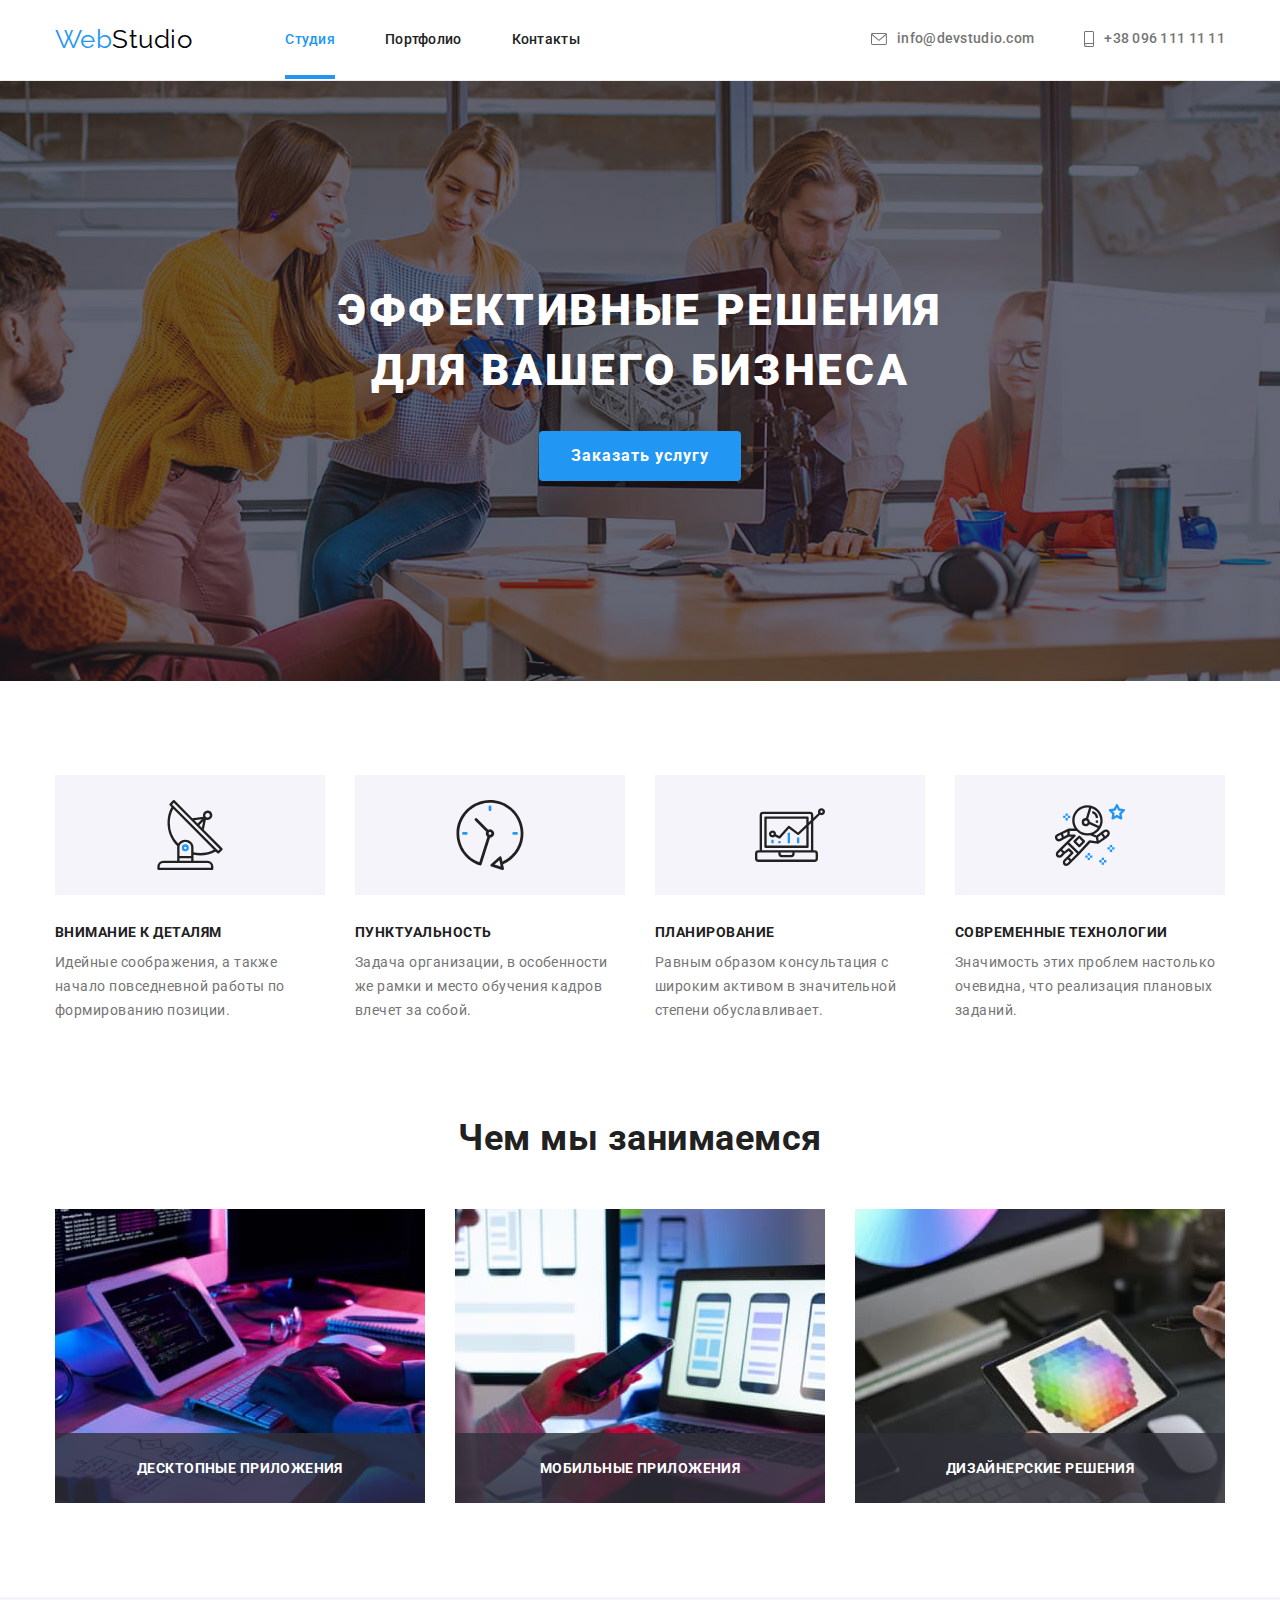
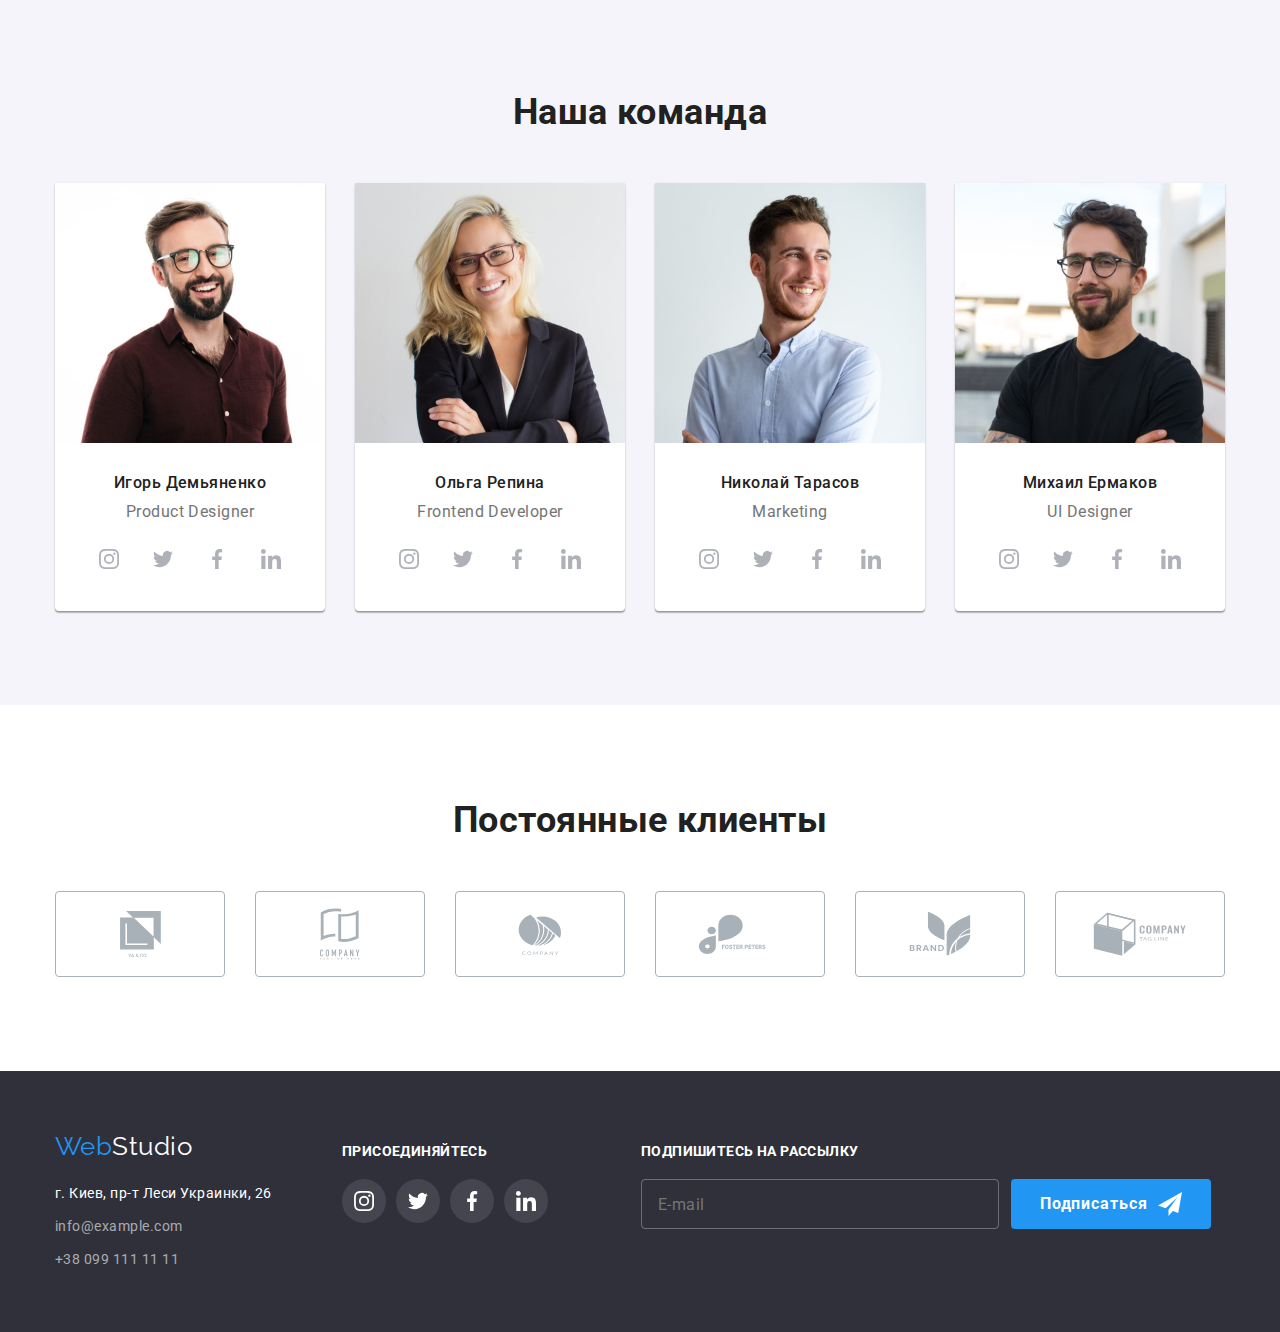
<file: index.html>
<!DOCTYPE html>
<html lang="ru">
<head>
  <meta charset="UTF-8">
  <meta http-equiv="X-UA-Compatible" content="IE=edge">
  <meta name="viewport" content="width=device-width, initial-scale=1.0">
  <title>Главная</title>
  <link href="https://fonts.googleapis.com/css2?family=Raleway:wght@700&family=Roboto:wght@400;500;700;900&display=swap" rel="stylesheet">
  <link rel="stylesheet" href="https://cdnjs.cloudflare.com/ajax/libs/modern-normalize/1.1.0/modern-normalize.min.css">
  <link rel="stylesheet" href="./css/styles.css">
  <link rel="stylesheet" href="./css/main.css">
</head>

<body class="page">

  <!-- Заголовок сайта -->
  <header class="page-header">
    <div class="container">
      <div class="header-set">
        <nav class="header-subset">
          <a href="./index.html" class="logo r-margin">Web<span class="logo-right">Studio</span></a>

          <ul class="site-nav">
            <li class="list-item"><a href="./index.html" class="link current">Студия</a></li>
            <li class="list-item"><a href="./portfolio.html" class="link">Портфолио</a></li>
            <li class="list-item"><a href="" class="link">Контакты</a></li>
          </ul>
        </nav> 

        <ul class="site-contacts">
          <li class="list-item">
            <a href="mailto:info@devstudio.com" class="link"><svg class="email-icon"><use href="./images/icons.svg#icon-envelope"></use></svg>info@devstudio.com</a>
          </li>
          <li class="list-item">
            <a href="tel:+380961111111" class="link"><svg class="phone-icon"><use href="./images/icons.svg#icon-smartphone"></use></svg>+38 096 111 11 11</a>
          </li>
        </ul>
      </div>
    </div>
  </header>

    <main>
    <!-- Шапка сайта -->
    <section class="hero">
      <div class="container">
        <h1 class="hero-title">Эффективные решения для вашего бизнеса</h1>
        <button type="button" class="button primary" data-modal-open>Заказать услугу</button>
      </div>
    </section>

    <!-- Особенности -->
    <section class="section no-padding">
      <div class="container">
        <h2 class="hidden">Особенности <sup>*</sup> </h2> <!-- Этот заголовок скроем при оформлении -->

        <ul class="features">
          <li class="item">
            <div class="features-logo">
            <svg class="features-icon">
              <use href="./images/icons.svg#icon-antenna"></use>
            </svg>
            </div>
            <h3 class="title">Внимание к деталям</h3>
            <p class="text">
              Идейные соображения, а также
              начало повседневной работы по
              формированию позиции.
            </p>
          </li>

          <li class="item">
            <div class="features-logo">
            <svg class="features-icon">
              <use href="./images/icons.svg#icon-clock"></use>
            </svg>
            </div>
            <h3 class="title">Пунктуальность</h3>
            <p class="text">
              Задача организации, в особенности
              же рамки и место обучения кадров
              влечет за собой.
            </p>
          </li>

          <li class="item">
            <div class="features-logo">
            <svg class="features-icon">
              <use href="./images/icons.svg#icon-diagram"></use>
            </svg>
            </div>
            <h3 class="title">Планирование</h3>
            <p class="text">
              Равным образом консультация с
              широким активом в значительной
              степени обуславливает.
            </p>
          </li>

          <li class="item">
            <div class="features-logo">
            <svg class="features-icon">
              <use href="./images/icons.svg#icon-astronaut"></use>
            </svg>
            </div>
            <h3 class="title">Современные технологии</h3>
            <p class="text">
              Значимость этих проблем настолько
              очевидна, что реализация плановых
              заданий.
            </p>
          </li>
        </ul>
      </div>
    </section>

    <!-- Чем мы занимаемся -->
    <section class="section">
      <div class="container">
        <h2 class="section-title">Чем мы занимаемся</h2>

        <ul class="about">
          <li class="item">
            <img src="./images/img1.jpg" alt="Our business - image 1" width="370" class="img-no-gap">
            <p class="item-description">Десктопные приложения</p>
          </li>
          <li class="item">
            <img src="./images/img2.jpg" alt="Our business - image 2" width="370" class="img-no-gap">
            <p class="item-description">Мобильные приложения</p>
          </li>
          <li class="item">
            <img src="./images/img3.jpg" alt="Our business - image 3" width="370" class="img-no-gap">
            <p class="item-description">Дизайнерские решения</p>
          </li>
        </ul>
      </div>
    </section>

    <!-- Наша команда -->
    <section class="section special">
      <div class="container">
        <h2 class="section-title">Наша команда</h2>

        <ul class="employee">
          <li class="item">
            <img src="./images/photo1.jpg" alt="Product Designer photo" width="270" class="img-no-gap">
            <div class="card">  
              <h3 class="title">Игорь Демьяненко</h3>
              <p class="position">Product Designer</p>
              
              <ul class="social-links">
                <li class="item"><a href="" class="link">
                  <svg class="icon">
                    <use href="./images/icons.svg#icon-instagram-grey"></use>
                  </svg></a>
                </li>
                <li class="item"><a href="" class="link">
                  <svg class="icon">
                    <use href="./images/icons.svg#icon-twitter-grey"></use>
                  </svg></a>
                </li>
                <li class="item"><a href="" class="link">
                  <svg class="icon">
                    <use href="./images/icons.svg#icon-facebook-grey"></use>
                  </svg></a>
                </li>
                <li class="item"><a href="" class="link">
                  <svg class="icon">
                    <use href="./images/icons.svg#icon-linkedin-grey"></use>
                  </svg></a>
                </li>
              </ul>
              
            </div>
          </li>

          <li class="item">
            <img src="./images/photo2.jpg" alt="Frontend Developer photo" width="270" class="img-no-gap">
            <div class="card">  
              <h3 class="title">Ольга Репина</h3>
              <p class="position">Frontend Developer</p>

              <ul class="social-links">
                <li class="item"><a href="" class="link">
                  <svg class="icon">
                      <use href="./images/icons.svg#icon-instagram-grey"></use>
                  </svg></a>
                </li>
                <li class="item"><a href="" class="link">
                  <svg class="icon">
                      <use href="./images/icons.svg#icon-twitter-grey"></use>
                  </svg></a>
                </li>
                <li class="item"><a href="" class="link">
                  <svg class="icon">
                      <use href="./images/icons.svg#icon-facebook-grey"></use>
                  </svg></a>
                </li>
                <li class="item"><a href="" class="link">
                  <svg class="icon">
                      <use href="./images/icons.svg#icon-linkedin-grey"></use>
                  </svg></a>
                </li>
              </ul>

            </div>
          </li>

          <li class="item">
            <img src="./images/photo3.jpg" alt="Marketing Manager photo" width="270" class="img-no-gap">
            <div class="card">  
              <h3 class="title">Николай Тарасов</h3>
              <p class="position">Marketing</p>

              <ul class="social-links">
                <li class="item"><a href="" class="link">
                    <svg class="icon">
                      <use href="./images/icons.svg#icon-instagram-grey"></use>
                    </svg></a>
                </li>
                <li class="item"><a href="" class="link">
                    <svg class="icon">
                      <use href="./images/icons.svg#icon-twitter-grey"></use>
                    </svg></a>
                </li>
                <li class="item"><a href="" class="link">
                    <svg class="icon">
                      <use href="./images/icons.svg#icon-facebook-grey"></use>
                    </svg></a>
                </li>
                <li class="item"><a href="" class="link">
                    <svg class="icon">
                      <use href="./images/icons.svg#icon-linkedin-grey"></use>
                    </svg></a>
                </li>
              </ul>

            </div>
          </li>

          <li class="item">
            <img src="./images/photo4.jpg" alt="UI Designer photo" width="270" class="img-no-gap">
            <div class="card">  
              <h3 class="title">Михаил Ермаков</h3>
              <p class="position">UI Designer</p>

              <ul class="social-links">
                <li class="item"><a href="" class="link">
                    <svg class="icon">
                      <use href="./images/icons.svg#icon-instagram-grey"></use>
                    </svg></a>
                </li>
                <li class="item"><a href="" class="link">
                    <svg class="icon">
                      <use href="./images/icons.svg#icon-twitter-grey"></use>
                    </svg></a>
                </li>
                <li class="item"><a href="" class="link">
                    <svg class="icon">
                      <use href="./images/icons.svg#icon-facebook-grey"></use>
                    </svg></a>
                </li>
                <li class="item"><a href="" class="link">
                    <svg class="icon">
                      <use href="./images/icons.svg#icon-linkedin-grey"></use>
                    </svg></a>
                </li>
              </ul>

            </div>
          </li>

        </ul>
      </div>
    </section>

    <!-- Постоянные клиенты -->
    <section class="section">
      <div class="container">
        <h2 class="section-title">Постоянные клиенты</h2>

        <ul class="clients">
          <li class="item">
            <a href="" class="client-link">
              <svg class="client-icon" width="41" height="46.7">
                <use href="./images/icons.svg#icon-company-1"></use>
              </svg>
            </a>
          </li>
          <li class="item">
            <a href="" class="client-link">
              <svg class="client-icon" width="40" height="52">
                <use href="./images/icons.svg#icon-company-2"></use>
              </svg>
            </a>
          </li>
          <li class="item">
            <a href="" class="client-link">
              <svg class="client-icon" width="43.5" height="41.2">
                <use href="./images/icons.svg#icon-company-3"></use>
              </svg>
            </a>
          </li>
          <li class="item">
            <a href="" class="client-link">
              <svg class="client-icon" width="84.4" height="40.6">
                <use href="./images/icons.svg#icon-company-4"></use>
              </svg>
            </a>
          </li>
          <li class="item">
            <a href="" class="client-link">
              <svg class="client-icon" width="62.5" height="45.4">
                <use href="./images/icons.svg#icon-company-5"></use>
              </svg>
            </a>
          </li>
          <li class="item">
            <a href="" class="client-link">
              <svg class="client-icon" width="93.8" height="44">
                <use href="./images/icons.svg#icon-company-6"></use>
              </svg>
            </a>
          </li>
        </ul>

      </div>
    </section>

  </main>

  <!-- Нижний колонтитул -->  
  <footer class="footer">
    <div class="container">
      <div class="main-footer">

        <div class="footer-left">

          <a href="./" class="logo">Web<span class="logo-bottom">Studio</span></a>
    
          <address class="text top-margin">
            <p class="address">г. Киев, пр-т Леси Украинки, 26</p>
            <a href="mailto:info@example.com" class="contacts">info@example.com</a>
            <a href="tel:+380991111111" class="contacts">+38 099 111 11 11</a>
          </address>

        </div>

        <div class="footer-center">

          <ul class="join-us">

            <li class="item">
              <a href="" class="link">
                <svg class="icon">
                  <use href="./images/icons.svg#icon-instagram-grey"></use>
                </svg>
              </a>
            </li>

            <li class="item">
              <a href="" class="link">
                <svg class="icon">
                  <use href="./images/icons.svg#icon-twitter-grey"></use>
                </svg>
              </a>
            </li>

            <li class="item">
              <a href="" class="link">
                <svg class="icon">
                  <use href="./images/icons.svg#icon-facebook-grey"></use>
                </svg>
              </a>
            </li>

            <li class="item">
              <a href="" class="link">
                <svg class="icon">
                  <use href="./images/icons.svg#icon-linkedin-grey"></use>
                </svg>
              </a>
            </li>

          </ul>

        </div>
        
        <div class="footer-right">

          <form action="#" name="signup-form">
            <div class="signup-form">

              <div class="signup-email">
                <label for="signup-email" class="signup-label">Подпишитесь на рассылку</label>
                <input type="email" placeholder="E-mail" class="signup-input" name="email" id="signup-email">
              </div>

              <div class="signup-btn">
                <button type="submit" class="signup-button">
                  <span>Подписаться</span>
                  <svg class="signup-icon">
                    <use href="./images/icons.svg#icon-btn-sign"></use>
                  </svg>
                </button>
              </div>

            </div>
          </form>

        </div>

      </div>

    </div>
  </footer>

  <!-- Модальное окно -->
  <div class="backdrop is-hidden" data-modal>
    <div class="modal">

      <div class="button">
        <button type="button" class="close-btn" data-modal-close>
          <svg class="close-btn-icon">
            <use href="./images/icons.svg#icon-close-btn"></use>
          </svg>
        </button>
      </div>

      <p class="form-title">Оставьте свои данные, мы вам перезвоним</p>

      <form action="#">

        <div class="form-field">
          <label for="form-name" class="form-label">Имя</label>
          <svg class="form-icon">
            <use href="./images/icons.svg#icon-input-name"></use>
          </svg>
          <input
            type="text"
            name="form-name"
            id="form-name"
            placeholder=""
            autofocus
            class="form-input">
        </div>

        <div class="form-field">
          <label for="form-tel" class="form-label">Телефон</label>
          <svg class="form-icon">
            <use href="./images/icons.svg#icon-input-phone"></use>
          </svg>
          <input
            type="tel"
            name="form-tel"
            id="form-tel"
            placeholder=""
            autofocus
            class="form-input">
        </div>

        <div class="form-field">
          <label for="form-mail" class="form-label">Почта</label>
          <svg class="form-icon">
            <use href="./images/icons.svg#icon-input-email"></use>
          </svg>
          <input
            type="email"
            name="form-mail"
            id="form-mail"
            placeholder=""
            autofocus
            class="form-input">
        </div>

        <!-- <div class="form-comment"> -->
          <label for="comment-input" class="form-label">Комментарий</label>
          <textarea
            name="comment-input"
            id="comment-input"
            placeholder="Введите текст"
            class="comment-input"></textarea>
        <!-- </div> -->

        <div class="form-agreement">
          <input type="checkbox" class="input-check visually-hidden" id="input-check" value="yes" name="policy">
          <label for="input-check" class="check-text">
            <span>
              <svg class="input-icon-check" width="11" height="8">
                <use href="./images/icons.svg#icon-btn-checked"></use>
              </svg>
            </span>
            Соглашаюсь с рассылкой и принимаю  <a href="#" class="form-link">Условия договора</a>
          </label>
          
        </div>

        <button type="submit" class="form-button">Отправить</button>

      </form>

    </div>
  </div>
  <script src="./js/modal.js"></script>
</body>
</html>
</file>
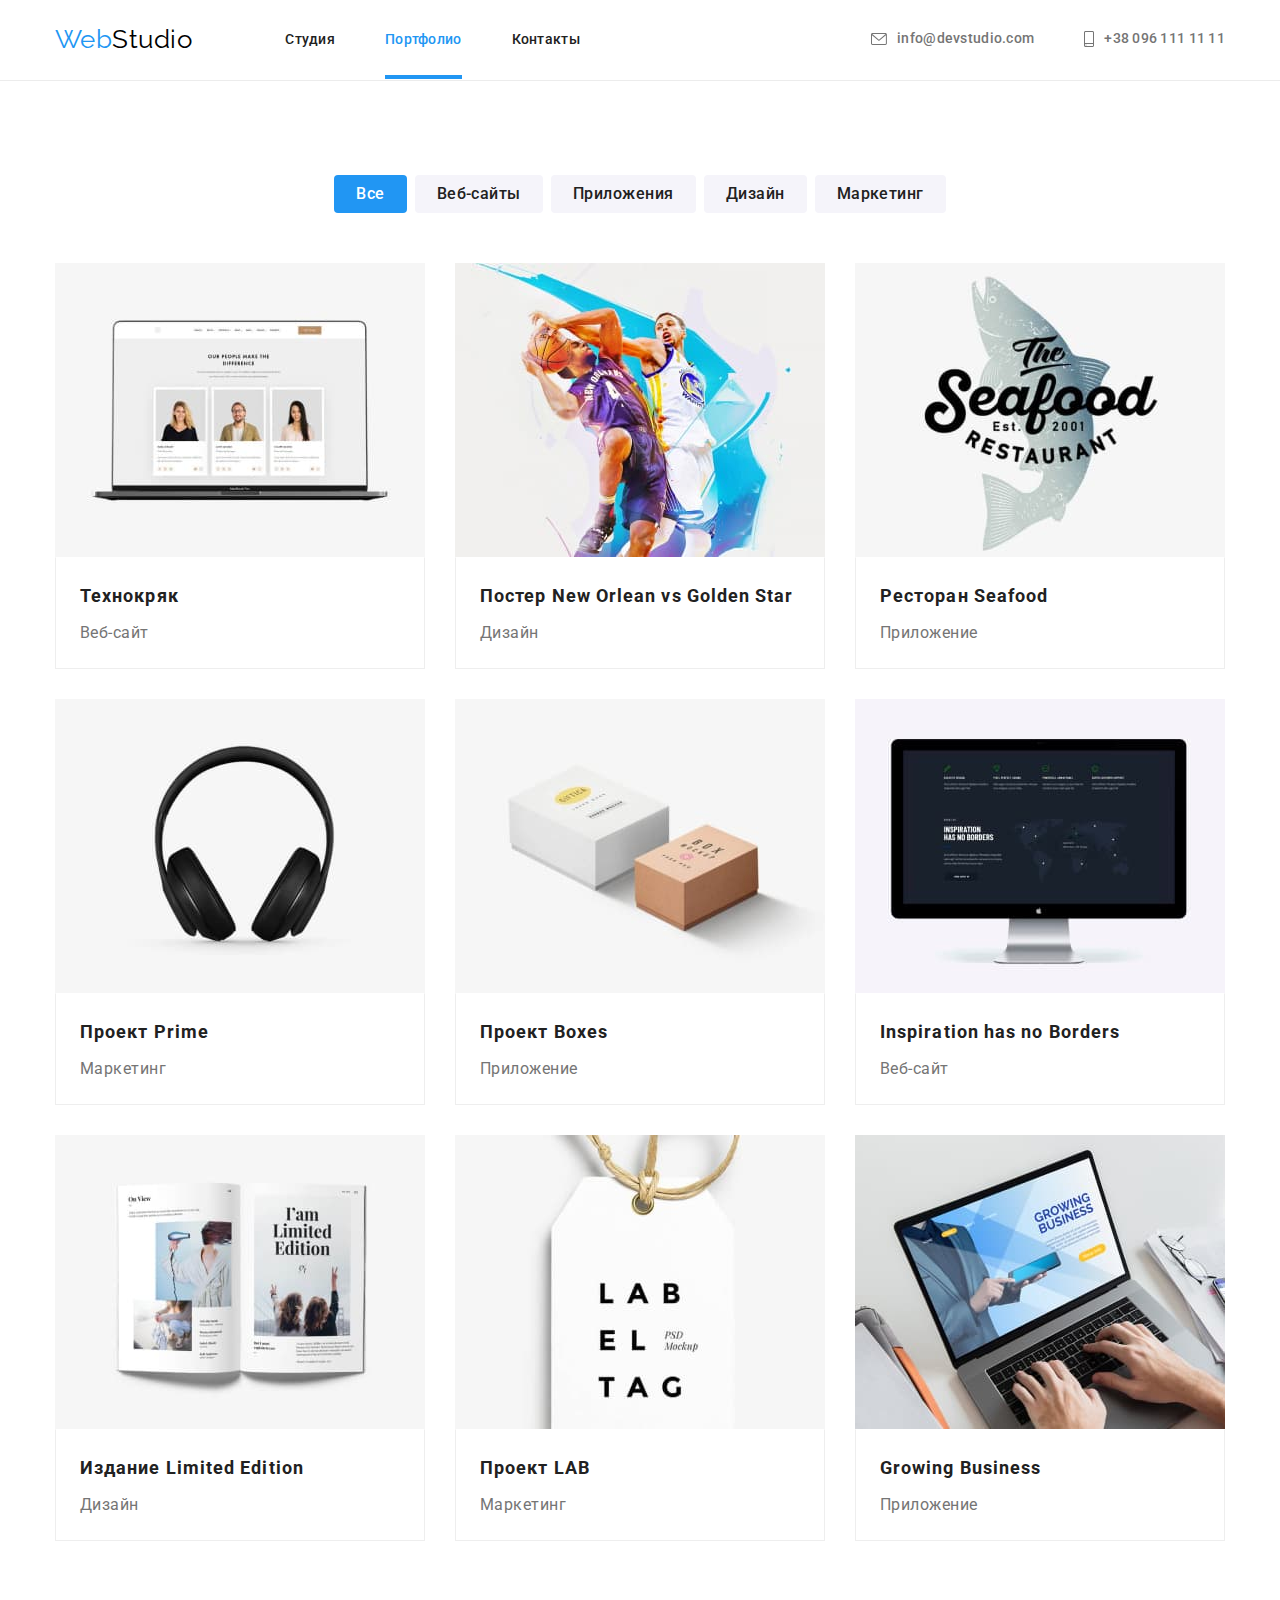
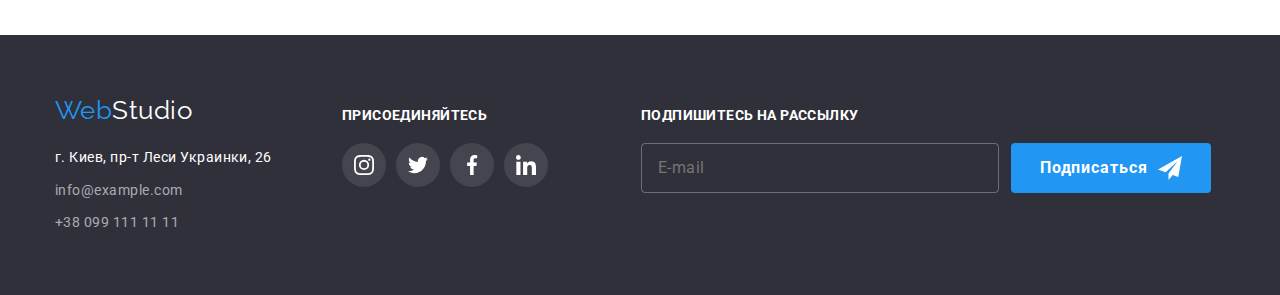
<file: portfolio.html>
<!DOCTYPE html>
<html lang="ru">
<head>
  <meta charset="UTF-8">
  <meta http-equiv="X-UA-Compatible" content="IE=edge">
  <meta name="viewport" content="width=device-width, initial-scale=1.0">
  <title>Портфолио</title>
  <link href="https://fonts.googleapis.com/css2?family=Raleway:wght@700&family=Roboto:wght@400;500;700;900&display=swap" rel="stylesheet">
  <link rel="stylesheet" href="https://cdnjs.cloudflare.com/ajax/libs/modern-normalize/1.1.0/modern-normalize.min.css">
  <link rel="stylesheet" href="./css/styles.css">
</head>

<body class="page">

  <!-- Заголовок сайта -->
  <header class="page-header">
    <div class="container">
      <div class="header-set">
        <nav class="header-subset">
          <a href="./index.html" class="logo r-margin">Web<span class="logo-right">Studio</span></a>
      
          <ul class="site-nav">
            <li class="list-item"><a href="./index.html" class="link">Студия</a></li>
            <li class="list-item"><a href="./portfolio.html" class="link current">Портфолио</a></li>
            <li class="list-item"><a href="" class="link">Контакты</a></li>
          </ul>
        </nav>
  
        <ul class="site-contacts">
          <li class="list-item">
            <a href="mailto:info@devstudio.com" class="link"><svg class="email-icon"><use href="./images/icons.svg#icon-envelope"></use></svg>info@devstudio.com</a>
          </li>
          <li class="list-item">
            <a href="tel:+380961111111" class="link"><svg class="phone-icon"><use href="./images/icons.svg#icon-smartphone"></use></svg>+38 096 111 11 11</a>
          </li>
        </ul>
      </div>
    </div>
  </header>

  <main>
    <!-- Портфолио -->
    <section class="section">
      <div class="container">
        <h1 class="hidden">Наше портфолио <sup>*</sup></h1> <!-- Скроем при оформлении -->
        <!-- Список фильтров -->
        <ul class="portfolio">
          <li class="item"><button type="button" class="filter-button primary">Все</button></li>
          <li class="item"><button type="button" class="filter-button">Веб-сайты</button></li>
          <li class="item"><button type="button" class="filter-button">Приложения</button></li>
          <li class="item"><button type="button" class="filter-button">Дизайн</button></li>
          <li class="item"><button type="button" class="filter-button">Маркетинг</button></li>
        </ul>

        <!-- Список проектов -->
        <ul class="projects">
          <li class="item">
            <div class="item-top">
              <img src="./images/project1.jpg" alt="Изображение web-сайта Технокряк" width="370" class="img-no-gap">
              <p class="item-text">Технокряк это современная площадка распространения коронавируса. Компании используют эту платформу для цифрового
              шпионажа и атак на защищённые сервера конкурентов.</p>
            </div>
            <div class="item-bottom">
              <div class="card">
                <h2 class="title">Технокряк</h2>
                <p class="category">Веб-сайт</p>
              </div>
            </div>
          </li>
          <li class="item">
            <div class="item-top">
              <img src="./images/project2.jpg" alt="Изображение постера New Orlean vs Golden Star" width="370" class="img-no-gap">
              <p class="item-text">Lorem ipsum, dolor sit amet consectetur adipisicing elit. Eius tempore pariatur nesciunt autem laudantium incidunt dolores architecto blanditiis hic temporibus doloremque, ex aspernatur maxime! Dolor eligendi quia assumenda quaerat autem.</p>
            </div>  
            <div class="item-bottom">
              <div class="card">
                <h2 class="title">Постер New Orlean vs Golden Star</h2>
                <p class="category">Дизайн</p>
              </div>
            </div>
          </li>
          <li class="item">
            <div class="item-top">
              <img src="./images/project3.jpg" alt="Изображение логотипа приложения для ресторана Seafood" width="370" class="img-no-gap">
              <p class="item-text">Lorem ipsum dolor sit amet, consectetur adipisicing elit. Nostrum, ratione. Enim explicabo fugiat blanditiis reiciendis ab at deleniti nobis consequatur quia quaerat soluta, assumenda minima quidem iure eius. Voluptatibus itaque tenetur aliquid quia quo odio pariatur nulla dolore quae inventore dolorum consequatur accusamus harum delectus eos, nemo soluta architecto labore.</p>
            </div>  
            <div class="item-bottom">
              <div class="card">
                <h2 class="title">Ресторан Seafood</h2>
                <p class="category">Приложение</p>
              </div>
            </div>
          </li>
          <li class="item">
            <div class="item-top">
              <img src="./images/project4.jpg" alt="Изображение логотипа проекта Prime" width="370" class="img-no-gap">
              <p class="item-text">Lorem ipsum dolor sit amet consectetur adipisicing elit. A corrupti illum beatae vitae cumque suscipit eveniet repellat commodi laborum odit aspernatur, hic molestias possimus maxime facilis, ad tempora distinctio alias!</p>
            </div>  
            <div class="item-bottom">
              <div class="card">
                <h2 class="title">Проект Prime</h2>
                <p class="category">Маркетинг</p>
              </div>
            </div>
          </li>
          <li class="item">
            <div class="item-top">
              <img src="./images/project5.jpg" alt="Изображение логотипа приложения Boxes" width="370" class="img-no-gap">
              <p class="item-text">Lorem ipsum dolor sit amet consectetur adipisicing elit. Optio deserunt tempore ipsum incidunt alias? Pariatur rem beatae accusamus fugiat quos.</p>
            </div>
            <div class="item-bottom">
              <div class="card">
                <h2 class="title">Проект Boxes</h2>
                <p class="category">Приложение</p>
              </div>
            </div>
          </li>
          <li class="item">
            <div class="item-top">
              <img src="./images/project6.jpg" alt="Изображение web-сайта Inspiration has no Borders" width="370" class="img-no-gap">
              <p class="item-text">Lorem ipsum dolor sit amet consectetur adipisicing elit. Nulla, neque.</p>
            </div>
            <div class="item-bottom">
              <div class="card">
                <h2 class="title">Inspiration has no Borders</h2>
                <p class="category">Веб-сайт</p>
              </div>
            </div>
          </li>
          <li class="item">
            <div class="item-top">
              <img src="./images/project7.jpg" alt="Изображение издания Limited Edition" width="370" class="img-no-gap">
              <p class="item-text">Lorem ipsum dolor sit amet consectetur adipisicing elit. Magni quia voluptas id fugiat earum. Voluptate.</p>
            </div>
            <div class="item-bottom">
              <div class="card">
                <h2 class="title">Издание Limited Edition</h2>
                <p class="category">Дизайн</p>
              </div>
            </div>
          </li>
          <li class="item">
            <div class="item-top">
              <img src="./images/project8.jpg" alt="Изображение логотипа проекта LAB" width="370" class="img-no-gap">
              <p class="item-text">Lorem ipsum dolor sit amet consectetur adipisicing elit. Magni nemo atque facere molestiae optio, perspiciatis quod suscipit cum molestias, ipsum, recusandae saepe. Modi autem veritatis ullam nulla repellendus cupiditate ducimus doloribus eum quae iusto quam natus suscipit, perspiciatis eligendi! Explicabo incidunt, excepturi voluptatem aliquam nesciunt vero obcaecati quas doloremque accusamus.</p>
            </div>
            <div class="item-bottom">
              <div class="card">
                <h2 class="title">Проект LAB</h2>
                <p class="category">Маркетинг</p>
              </div>
            </div>
          </li>
          <li class="item">
            <div class="item-top">
              <img src="./images/project9.jpg" alt="Изображение экрана ноутбука с приложением Growing Business" width="370" class="img-no-gap">
              <p class="item-text">Lorem ipsum dolor sit amet consectetur adipisicing elit. Accusamus, nesciunt.</p>
            </div>
            <div class="item-bottom">
              <div class="card">
                <h2 class="title">Growing Business</h2>
                <p class="category">Приложение</p>
              </div>
            </div>
          </li>
        </ul>
      </div>
    </section>

  </main>

  <footer class="footer">
      <div class="container">
        <div class="main-footer">

          <div class="footer-left">
      
            <a href="./" class="logo">Web<span class="logo-bottom">Studio</span></a>
      
            <address class="text top-margin">
              <p class="address">г. Киев, пр-т Леси Украинки, 26</p>
              <a href="mailto:info@example.com" class="contacts">info@example.com</a>
              <a href="tel:+380991111111" class="contacts">+38 099 111 11 11</a>
            </address>
      
          </div>

          <div class="footer-center">
      
            <ul class="join-us">
      
              <li class="item">
                <a href="" class="link">
                  <svg class="icon">
                    <use href="./images/icons.svg#icon-instagram-grey"></use>
                  </svg>
                </a>
              </li>
      
              <li class="item">
                <a href="" class="link">
                  <svg class="icon">
                    <use href="./images/icons.svg#icon-twitter-grey"></use>
                  </svg>
                </a>
              </li>
      
              <li class="item">
                <a href="" class="link">
                  <svg class="icon">
                    <use href="./images/icons.svg#icon-facebook-grey"></use>
                  </svg>
                </a>
              </li>
      
              <li class="item">
                <a href="" class="link">
                  <svg class="icon">
                    <use href="./images/icons.svg#icon-linkedin-grey"></use>
                  </svg>
                </a>
              </li>
      
            </ul>
      
          </div>

        <div class="footer-right">
        
          <form name="signup-form">
            <div class="signup-form">
        
              <div class="signup-email">
                <label for="signup-email" class="signup-label">Подпишитесь на рассылку</label>
                <input type="email" placeholder="E-mail" class="signup-input" name="email" id="signup-email">
              </div>
        
              <div class="signup-btn">
                <button type="submit" class="signup-button">
                  <span>Подписаться</span>
                  <svg class="signup-icon">
                    <use href="./images/icons.svg#icon-btn-sign"></use>
                  </svg>
                </button>
              </div>
        
            </div>
          </form>
        
        </div>


        </div>
      </div>
  </footer>

</body>
</html>
</file>
<file: css/styles.css>
/* ===== ===== Блок css-переменных ===== ===== */
:root {
  --main-text-color: #757575;
  --title-text-color: #212121;
  --accent-color: #2196f3;
  --primary-bg-color: #ffffff;
  --top-section-bg-color: #2f303a;
  --team-section-bg-color: #f5f4fa;
  --footer-bg-color: #2f303a;
  --footer-text-color: rgba(255, 255, 255, 0.6);
  --logo-right-color: #000000;
  --logo-bottom-right-color: #ffffff;
  --primary-button-text-color: #ffffff;
  --primary-button-bg-color: #2196f3;
  --button-text-color: #212121;
  --button-bg-color: #f5f4fa;
  /* --hero-bg-color: #2f303a; */
  --hero-bg-color: #c4c4c4;
  --footer-bg-color: #2f303a;
  --header-line-color: #ececec;
  --project-item-border-color: #eeeeee;
  --icon-main-color: #a8b1b8;

  --header-item-right-margin: 50px;
  --header-top-margin: 24px;
  --header-bottom-margin: 25px;
  --logo-right-margin: 93px;

  --footer-top-bottom-padding: 60px;
  --footer-bottom-margin: 20px;
  --footer-item-margin: 9px;

  --container-width: 1200px;
  --container-gutter: 30px;
  --container-items: 1;
}

/* ===== ===== Глобальный сброс стилей некоторым тэгам ===== ===== */
p,
h1,
h2,
h3 {
  margin: 0;
}

button {
  cursor: pointer;
}

ul {
  margin: 0;
  padding: 0;
  list-style: none;
}

/* Класс для скрытия зазоров у элемента img */
.img-no-gap {
  display: block;
}

/* временный класс для скрытия элементов */
.hidden {
  display: none;
}

/* Класс для оформления основной страницы */
.page {
  background-color: var(--primary-bg-color);
  color: var(--main-text-color);

  font-family: Roboto, sans-serif;
  letter-spacing: 0.03em;
}

/* Класс для оформления заголовка */

.page-header {
  background-color: var(--primary-bg-color);
  border-bottom: 1px solid var(--header-line-color);
  padding-top: var(--header-top-margin);
  padding-bottom: var(--header-bottom-margin);
}

/* Класс для оформления основного контейнера */

.container {
  margin-left: auto;
  margin-right: auto;
  width: var(--container-width);
  padding: 0 calc(var(--container-gutter) / 2);
  /* для тестирования */
  /* outline: 1px dotted darkblue; */
}

/* Класс для оформления дизайна основного flexbox в header */

.header-set {
  display: flex;
  /* Для двух элементов (<nav> и <ul>) оставим space-between */
  justify-content: space-between;
  align-items: center;
}

.header-subset {
  display: flex;
  align-items: center;
}

/* Классы для оформления лого сайта */
.logo {
  color: var(--accent-color);

  font-family: Raleway, sans-serif;
  font-size: 26px;
  line-height: 1.19;
  text-decoration: none;
}

.logo.r-margin {
  margin-right: var(--logo-right-margin);
}

.logo-right {
  color: var(--logo-right-color);
}

.logo-bottom {
  color: var(--logo-bottom-right-color);
}

/* ===== ===== Классы для оформления footer-секции ===== ===== */
.footer {
  background-color: var(--footer-bg-color);
  /* max-width: 1600px; */
  margin-left: auto;
  margin-right: auto;
  padding-top: var(--footer-top-bottom-padding);
  padding-bottom: var(--footer-top-bottom-padding);
}

.main-footer {
  display: flex;
}

.footer-center {
  padding-top: 48px;
  padding-left: 70px;
  /* outline: 1px dotted grey; */
}

.footer .top-margin {
  margin-top: var(--footer-bottom-margin);
}

.footer .text {
  display: flex;
  flex-direction: column;
  font-style: normal;
  font-size: 14px;
  line-height: 1.71;
}

.footer .address {
  color: var(--primary-bg-color);
}

.footer .contacts {
  color: var(--footer-text-color);

  text-decoration: none;
  margin-top: var(--footer-item-margin);

  transition: color 250ms cubic-bezier(0.4, 0, 0.2, 1);
}

.footer .contacts:hover,
.footer .contacts:focus {
  color: var(--accent-color);
}

.join-us {
  display: flex;
  gap: 10px;
  position: relative;
}

.join-us::before {
  content: 'Присоединяйтесь';
  position: absolute;
  top: calc(-20px - 16px);
  left: 0;
  color: var(--primary-bg-color);
  text-transform: uppercase;
  font-weight: 700;
  font-size: 14px;
  line-height: calc(16 / 14);
  letter-spacing: 0.03em;
}

.join-us .item {
  width: 44px;
  height: 44px;
}

.join-us .link {
  width: 100%;
  height: 100%;
  border-radius: 50%;
  background-color: rgba(255, 255, 255, 0.1);
  color: var(--primary-bg-color);
  display: flex;
  align-items: center;
  justify-content: center;

  transition: background-color 250ms cubic-bezier(0.4, 0, 0.2, 1),
    color 250ms cubic-bezier(0.4, 0, 0.2, 1);
}

.join-us .icon {
  width: 20px;
  height: 20px;
  fill: currentcolor;
}

.join-us .link:hover,
.join-us .link:focus {
  background-color: var(--accent-color);
  color: var(--primary-bg-color);
}

.footer-right {
  /* outline: 1px dotted grey; */
  margin-left: 93px;
  padding-top: 12px;
}

.signup-form {
  display: flex;
  flex-direction: row;
  /* outline: 1px dotted grey; */
}

.signup-label {
  display: block;
  color: var(--primary-bg-color);
  font-weight: 700;
  font-size: 14px;
  line-height: calc(16 / 14);
  letter-spacing: 0.03em;
  text-transform: uppercase;
  margin-bottom: 20px;
}

.signup-input {
  display: block;
  border: 1px solid rgba(255, 255, 255, 0.3);
  border-radius: 4px;
  background-color: transparent;
  width: 358px;
  height: 50px;

  color: rgba(255, 255, 255, 0.6);
  font-weight: 400;
  font-size: 16px;
  line-height: calc(20 / 16);
  letter-spacing: 0.03em;

  padding-left: 16px;
}

.signup-email:focus {
  /* box-shadow: 0px 4px 4px rgba(0, 0, 0, 0.15); */
}

.signup-btn {
  margin-top: 36px;
  margin-left: 12px;
}

.signup-button {
  background-color: var(--accent-color);
  border: none;
  border-radius: 4px;
  width: 200px;
  height: 50px;

  color: var(--primary-bg-color);
  font-weight: 700;
  font-size: 16px;
  line-height: calc(30 / 16);
  letter-spacing: 0.06em;
  display: flex;
  align-items: center;
  justify-content: center;
}

.signup-icon {
  width: 24px;
  height: 24px;
  margin-left: 10px;
  fill: currentcolor;
}

/* ===== ===== Стилизация навигации сайта ===== ===== */

.site-nav {
  display: flex;
}

.site-nav .link {
  color: var(--title-text-color);

  font-weight: 500;
  font-size: 14px;
  line-height: 1.14;
  letter-spacing: 0.02em;

  text-decoration: none;

  transition: color 250ms cubic-bezier(0.4, 0, 0.2, 1);
}

.site-nav > .list-item:not(:last-child) {
  margin-right: var(--header-item-right-margin);
}

.site-nav .link.current {
  position: relative;
  color: var(--accent-color);
}

.site-nav .link.current::after {
  content: '';
  position: absolute;
  left: 0;
  bottom: -32px;
  width: 100%;
  height: 4px;
  background-color: var(--accent-color);
}

/* ===== ===== Стилизация контактов сайта ===== ===== */
.site-contacts {
  display: flex;
}

.site-contacts > .list-item {
  align-items: center;
}

.site-contacts > .list-item:not(:last-child) {
  margin-right: var(--header-item-right-margin);
}

.email-icon {
  width: 16px;
  height: 12px;
  margin-right: 10px;
  fill: currentcolor;
}

.phone-icon {
  width: 10px;
  height: 16px;
  margin-right: 10px;
  fill: currentcolor;
}

.site-contacts .link {
  color: var(--main-text-color);

  font-weight: 500;
  font-size: 14px;
  line-height: 1.14;
  letter-spacing: 0.02em;
  text-decoration: none;

  display: flex;
  align-items: center;
  justify-content: center;

  transition: color 250ms cubic-bezier(0.4, 0, 0.2, 1);
}

/* Стилизация ссылок для состояний hover, focus */
.site-nav .link:hover,
.site-nav .link:focus,
.site-contacts .link:hover,
.site-contacts .link:focus {
  color: var(--accent-color);
}

/* ===== ===== Класс для оформления Hero-секции ===== ===== */

.hero {
  background-color: var(--hero-bg-color);
  max-width: 1600px;
  height: 600px;
  margin: 0 auto;
  text-align: center;
  padding: 200px 0;
  background-image: linear-gradient(to right, rgba(47, 48, 58, 0.4), rgba(47, 48, 58, 0.4)),
    url('../images/hero.jpg');
  background-repeat: no-repeat;
  background-position: center;
  background-size: cover;
}

.hero-title {
  color: var(--primary-bg-color);
  font-weight: 900;
  font-size: 44px;
  line-height: 1.36;
  letter-spacing: 0.06em;
  text-transform: uppercase;
  max-width: 696px;
  margin-left: auto;
  margin-right: auto;
  margin-bottom: 30px;
}

/* Универсальный класс для определения padding-top и padding bottom  */

.section {
  padding-top: 94px;
  padding-bottom: 94px;
  /* outline: 1px dotted darkblue; */
}

.section.no-padding {
  padding-bottom: 0;
}

/* Класс для оформления заголовков разделов */
.section-title {
  color: var(--title-text-color);

  font-size: 36px;
  line-height: 1.17;
  text-align: center;
  margin-bottom: 50px;
}

/* ===== ===== Классы для оформления раздела Особенности ===== ===== */
.features {
  display: flex;
  --container-items: 4;
}

.features .item {
  flex-basis: calc(var(--container-width) / var(--container-items) - var(--container-gutter));
  margin-right: var(--container-gutter);
}

.features .item:last-child {
  margin-right: 0;
}

.features-logo {
  width: 270px;
  height: 120px;
  background-color: var(--team-section-bg-color);
  margin-bottom: 30px;
  padding: 25px 100px;
}

.features-icon {
  width: 70px;
  height: 70px;
}

.features .title {
  color: var(--title-text-color);

  font-size: 14px;
  line-height: 1.14;
  text-transform: uppercase;
}

.features .text {
  font-size: 14px;
  line-height: 1.71;
  margin-top: 10px;
}

/* ===== ===== Классы для оформления секции "Чем мы занимаемся" ===== ===== */

.about {
  display: flex;
  --container-items: 3;
}

.about .item {
  flex-basis: calc(var(--container-width) / var(--container-items) - var(--container-gutter));
  margin-right: var(--container-gutter);
  position: relative;
}

.about .item:last-child {
  margin-right: 0;
}

.about .item-description {
  position: absolute;
  bottom: 0;
  left: 0;
  width: 100%;
  padding-top: 27px;
  padding-bottom: 27px;
  color: var(--primary-bg-color);
  /* color: grey; */
  background-color: rgba(47, 48, 58, 0.8);
  font-weight: 700;
  font-size: 14px;
  line-height: calc(16 / 14);
  text-align: center;
  letter-spacing: 0.03em;
  text-transform: uppercase;
}

/* ===== ===== Классы для оформления секции "Наша команда" ===== ===== */

.section.special {
  background-color: var(--team-section-bg-color);
  /* max-width: 1600px; */
  margin-left: auto;
  margin-right: auto;
}

.employee {
  display: flex;
  --container-items: 4;
  gap: 30px;
  /* outline: 1px dotted darkblue; */
}

.employee > .item {
  flex-basis: calc(var(--container-width) / var(--container-items) - var(--container-gutter));
  /* margin-right: var(--container-gutter); */
  background-color: var(--primary-bg-color);
  border-radius: 0px 0px 4px 4px;
  box-shadow: 0px 1px 3px rgba(0, 0, 0, 0.12), 0px 1px 1px rgba(0, 0, 0, 0.14),
    0px 2px 1px rgba(0, 0, 0, 0.2);
  /* outline: 1px solid darkgreen; */
}

.employee .card {
  padding-top: 30px;
  padding-bottom: 30px;
  text-align: center;
}

.employee .title {
  color: var(--title-text-color);

  font-weight: 500;
  font-size: 16px;
  line-height: 1.19;
  text-align: center;
  margin-bottom: 10px;
}

.employee .position {
  font-size: 16px;
  line-height: 1.19;
  text-align: center;
  margin-bottom: 16px;
}

.social-links {
  display: flex;
  --container-items: 4;
  gap: 10px;
  margin-left: 32px;
  margin-right: 32px;
}

.social-links .item {
  /* display: block; */
  width: 44px;
  height: 44px;
  /* padding: 12px; */
  /* border-radius: 50%; */
  /* border: 1px dotted grey; */
}

.social-links .link {
  width: 100%;
  height: 100%;
  /* padding: 12px; */
  border-radius: 50%;
  background-color: var(--primary-bg-color);
  display: flex;
  align-items: center;
  justify-content: center;
  color: #afb1b8;
  /* border: 1px dotted grey; */
  transition: background-color 250ms cubic-bezier(0.4, 0, 0.2, 1),
    color 250ms cubic-bezier(0.4, 0, 0.2, 1);
}

.social-links .icon {
  width: 20px;
  height: 20px;
  fill: currentcolor;
}

.social-links .link:hover,
.social-links .link:focus {
  background-color: var(--accent-color);
  color: var(--primary-bg-color);
}

/* ========== Классы для оформления секции Постоянные клиенты ========== */

.clients {
  display: flex;
  --container-items: 6;
  gap: 30px;
}

.clients .item {
  flex-basis: calc(var(--container-width) / var(--container-items) - var(--container-gutter));
}

.client-link {
  width: 100%;
  height: 100%;
  border-radius: 4px;
  border: 1px solid var(--icon-main-color);
  background-color: var(--primary-bg-color);
  color: var(--icon-main-color);
  display: flex;
  padding: 16px 32px;
  align-items: center;
  justify-content: center;

  transition: color 250ms cubic-bezier(0.4, 0, 0.2, 1), border 250ms cubic-bezier(0.4, 0, 0.2, 1);
}

.client-icon {
  fill: currentcolor;
}

.client-link:hover,
.client-link:focus {
  color: var(--accent-color);
  border: 1px solid var(--accent-color);
}

/* ===== ===== Классы для оформления информации о проектах ===== ===== */
.projects {
  display: flex;
  flex-wrap: wrap;
  gap: 30px;
  --container-items: 3;
}

.projects > .item {
  flex-basis: calc(var(--container-width) / var(--container-items) - var(--container-gutter));
  /* overflow: hidden; */
  transition: box-shadow 250ms cubic-bezier(0.4, 0, 0.2, 1);
}

.projects .item:hover {
  box-shadow: 0px 1px 1px rgba(0, 0, 0, 0.12), 0px 4px 4px rgba(0, 0, 0, 0.06),
    1px 4px 6px rgba(0, 0, 0, 0.16);
}

.projects .item:hover .item-text {
  transform: translateY(0%);
}

.projects .item-top {
  position: relative;
  overflow: hidden;
}

.projects .item-text {
  position: absolute;
  width: 100%;
  height: 100%;
  top: 0;
  left: 0;
  color: var(--primary-bg-color);
  background-color: rgba(33, 150, 243, 0.9);
  padding: 63px 24px;
  font-size: 18px;
  line-height: calc(28 / 18);
  letter-spacing: 0.03em;
  transform: translateY(101%);
  transition: transform 250ms cubic-bezier(0.4, 0, 0.2, 1);
}

.projects .item-bottom {
  border: 1px solid var(--project-item-border-color);
  border-top: 1px solid transparent;
}

.projects .card {
  padding: 20px 24px;
}

.projects .title {
  color: var(--title-text-color);

  font-size: 18px;
  line-height: 2;
  letter-spacing: 0.06em;
  margin-bottom: 4px;
}

.projects .category {
  font-size: 16px;
  line-height: 1.87;
}

/* ===== ===== Классы для оформления кнопок ===== ===== */
.portfolio {
  display: flex;
  justify-content: center;
  margin-bottom: 50px;
}

.portfolio > .item:not(:last-child) {
  margin-right: 8px;
}

.button {
  display: inline-block; /* возможно что это лишнее */
  border-radius: 4px;
  padding: 10px 32px;
  min-width: 200px;
  color: var(--button-text-color);
  background-color: var(--button-bg-color);
  border-style: none;

  font-family: inherit;
  font-weight: 500;
  font-size: 16px;
  line-height: 1.62;
  letter-spacing: 0.03em;
}

.filter-button {
  display: inline-block; /* возможно что это лишнее */
  border-radius: 4px;
  padding: 6px 22px;
  color: var(--button-text-color);
  background-color: var(--button-bg-color);
  border-style: none;

  font-family: inherit;
  font-weight: 500;
  font-size: 16px;
  line-height: calc(26 / 16);
  letter-spacing: 0.03em;

  transition: color 250ms cubic-bezier(0.4, 0, 0.2, 1),
    background-color 250ms cubic-bezier(0.4, 0, 0.2, 1),
    box-shadow 250ms cubic-bezier(0.4, 0, 0.2, 1);
}

.filter-button.primary {
  color: var(--primary-button-text-color);
  background-color: var(--primary-button-bg-color);
}

.button.primary {
  color: var(--primary-button-text-color);
  background-color: var(--primary-button-bg-color);
  box-shadow: 0px 4px 4px rgba(0, 0, 0, 0.15);
  font-weight: 700;
  line-height: calc(30 / 16);
  letter-spacing: 0.06em;

  transition: background-color 250ms cubic-bezier(0.4, 0, 0.2, 1);
}

.button.primary:hover,
.button.primary:focus {
  background-color: #188ce8;
}

.filter-button:hover,
.filter-button:focus {
  color: var(--primary-button-text-color);
  background-color: var(--primary-button-bg-color);
  box-shadow: 0px 3px 1px rgba(0, 0, 0, 0.1), 0px 1px 2px rgba(0, 0, 0, 0.08),
    0px 2px 2px rgba(0, 0, 0, 0.12);
}

/* ===== ===== Классы для оформления модального окна ===== ===== */

.backdrop {
  position: fixed;
  width: 100vw;
  height: 100vh;
  top: 0;
  left: 0;
  background-color: rgba(0, 0, 0, 0.2);
  opacity: 1;
  transition: all 1250ms cubic-bezier(0.4, 0, 0.2, 1);
}

.modal {
  position: absolute;
  top: 50%;
  left: 50%;
  transform: translate(-50%, -50%) scale(1);

  min-width: 528px;
  min-height: 581px;
  background-color: var(--primary-bg-color);
  border-radius: 4px;
  box-shadow: 0px 1px 3px rgba(0, 0, 0, 0.12), 0px 1px 1px rgba(0, 0, 0, 0.14),
    0px 2px 1px rgba(0, 0, 0, 0.2);

  padding: 40px;
  /* text-align: center; */

  transition: transform 1250ms cubic-bezier(0.4, 0, 0.2, 1);
}

.backdrop.is-hidden {
  visibility: hidden;
  opacity: 0;
  pointer-events: none;
}

.backdrop.is-hidden .modal {
  transform: translate(-50%, -50%) scale(0);
}

.backdrop .button {
  padding: 0px;
}

.close-btn {
  position: absolute;
  top: 8px;
  right: 8px;
  border-radius: 50%;
  background-color: var(--primary-bg-color);
  border: 1px solid rgba(0, 0, 0, 0.1);
  padding: 0px;
  width: 30px;
  height: 30px;

  display: flex;
  align-items: center;
  justify-content: center;
}

.close-btn:hover .close-btn-icon,
.close-btn:focus .close-btn-icon {
  fill: var(--accent-color);
}

.close-btn-icon {
  fill: black;
  width: 18px;
  height: 18px;

  transition: fill 250ms cubic-bezier(0.4, 0, 0.2, 1);
}

.form-title {
  color: var(--title-text-color);
  font-weight: 700;
  font-size: 20px;
  line-height: calc(23 / 20);
  letter-spacing: 0.03em;

  margin-bottom: 12px;
  text-align: center;
}

.form-field {
  margin-bottom: 10px;

  /* outline: 1px dotted grey; */
  position: relative;
  display: flex;
  flex-direction: column;
}

/* .form-field:hover .form-icon, */
.form-field:focus-within .form-icon {
  fill: var(--accent-color);
}

/* .form-input:hover, */
.form-input:focus {
  outline: none;
  border-color: var(--accent-color);
}

.form-label {
  color: var(--main-text-color);
  margin-bottom: 4px;
  font-weight: 400;
  font-size: 12px;
  line-height: calc(14 / 12);
  letter-spacing: 0.01em;
}

.form-icon {
  height: 18px;
  width: 18px;
  fill: var(--title-text-color);
  display: inline-block;
  position: absolute;
  top: 50%;
  left: 12px;

  transition: all 250ms cubic-bezier(0.4, 0, 0.2, 1);
}

.form-input {
  /* display: block; */
  color: rgba(117, 117, 117, 0.5);
  height: 40px;
  width: 100%;
  padding: 12px 12px 12px 42px;
  color: var(--main-text-color);
  font-weight: 400;
  font-size: 14px;
  line-height: calc(16 / 14);
  letter-spacing: 0.03em;

  /* border: 1px solid rgba(33, 33, 33, 0.2); */
  border-width: 1px;
  border-style: solid;
  border-color: rgba(33, 33, 33, 0.2);
  border-radius: 4px;

  transition: border-color 250ms cubic-bezier(0.4, 0, 0.2, 1);
}

.form-comment {
  /* height: 138px; */
  /* width: 100%; */
}

.comment-input {
  margin-top: 4px;
  height: 138px;
  width: 100%;
  padding: 12px 16px;
  color: var(--main-text-color);
  font-weight: 400;
  font-size: 14px;
  line-height: calc(16 / 14);
  letter-spacing: 0.03em;
  border: 1px solid rgba(33, 33, 33, 0.2);
  border-radius: 4px;
  resize: none;

  transition: border 250ms cubic-bezier(0.4, 0, 0.2, 1);
}

.comment-input:focus {
  outline: none;
  border: 1px solid var(--accent-color);
}

.comment-input::placeholder {
  color: rgba(117, 117, 117, 0.5);
  font-weight: 400;
  font-size: 14px;
  line-height: calc(16 / 14);
  letter-spacing: 0.01em;
}

.form-agreement {
  margin-top: 20px;
  margin-bottom: 30px;

  /* outline: 1px dotted grey; */
}

.check-text {
  color: var(--main-text-color);
  font-weight: 400;
  font-size: 14px;
  line-height: calc(24 / 14);
  letter-spacing: 0.03em;
  display: flex;
  align-items: center;
  justify-content: center;
}

.check-text span {
  width: 16px;
  height: 15px;
  border: 2px solid var(--title-text-color);
  border-radius: 1px;
  margin-right: 8px;

  display: flex;
  align-items: center;
  justify-content: center;
}

.input-icon-check {
  fill: var(--primary-bg-color);
}

.input-check:checked + .check-text span {
  background-color: var(--accent-color);
  border: none;
}

.form-link {
  color: var(--accent-color);
}

.form-button {
  display: block;
  color: var(--primary-bg-color);
  background-color: var(--accent-color);
  box-shadow: 0px 4px 4px rgba(0, 0, 0, 0.15);
  border: none;
  border-radius: 4px;

  width: 200px;
  height: 50px;
  margin-left: auto;
  margin-right: auto;

  font-weight: 700;
  font-size: 16px;
  line-height: calc(30 / 16);
  letter-spacing: 0.06em;
  transition: background-color 250ms cubic-bezier(0.4, 0, 0.2, 1);
}

.form-button:hover,
.form-button:focus {
  background-color: #188ce8;
}

.visually-hidden {
  position: absolute;
  white-space: nowrap;
  width: 1px;
  height: 1px;
  overflow: hidden;
  border: 0;
  padding: 0;
  clip: rect(0 0 0 0);
  clip-path: inset(50%);
  margin: -1px;
}

/* ===== ===== The end! ===== ===== */
</file>
<file: css/main.css>
/* No CSS *//*# sourceMappingURL=main.css.map */
</file>
